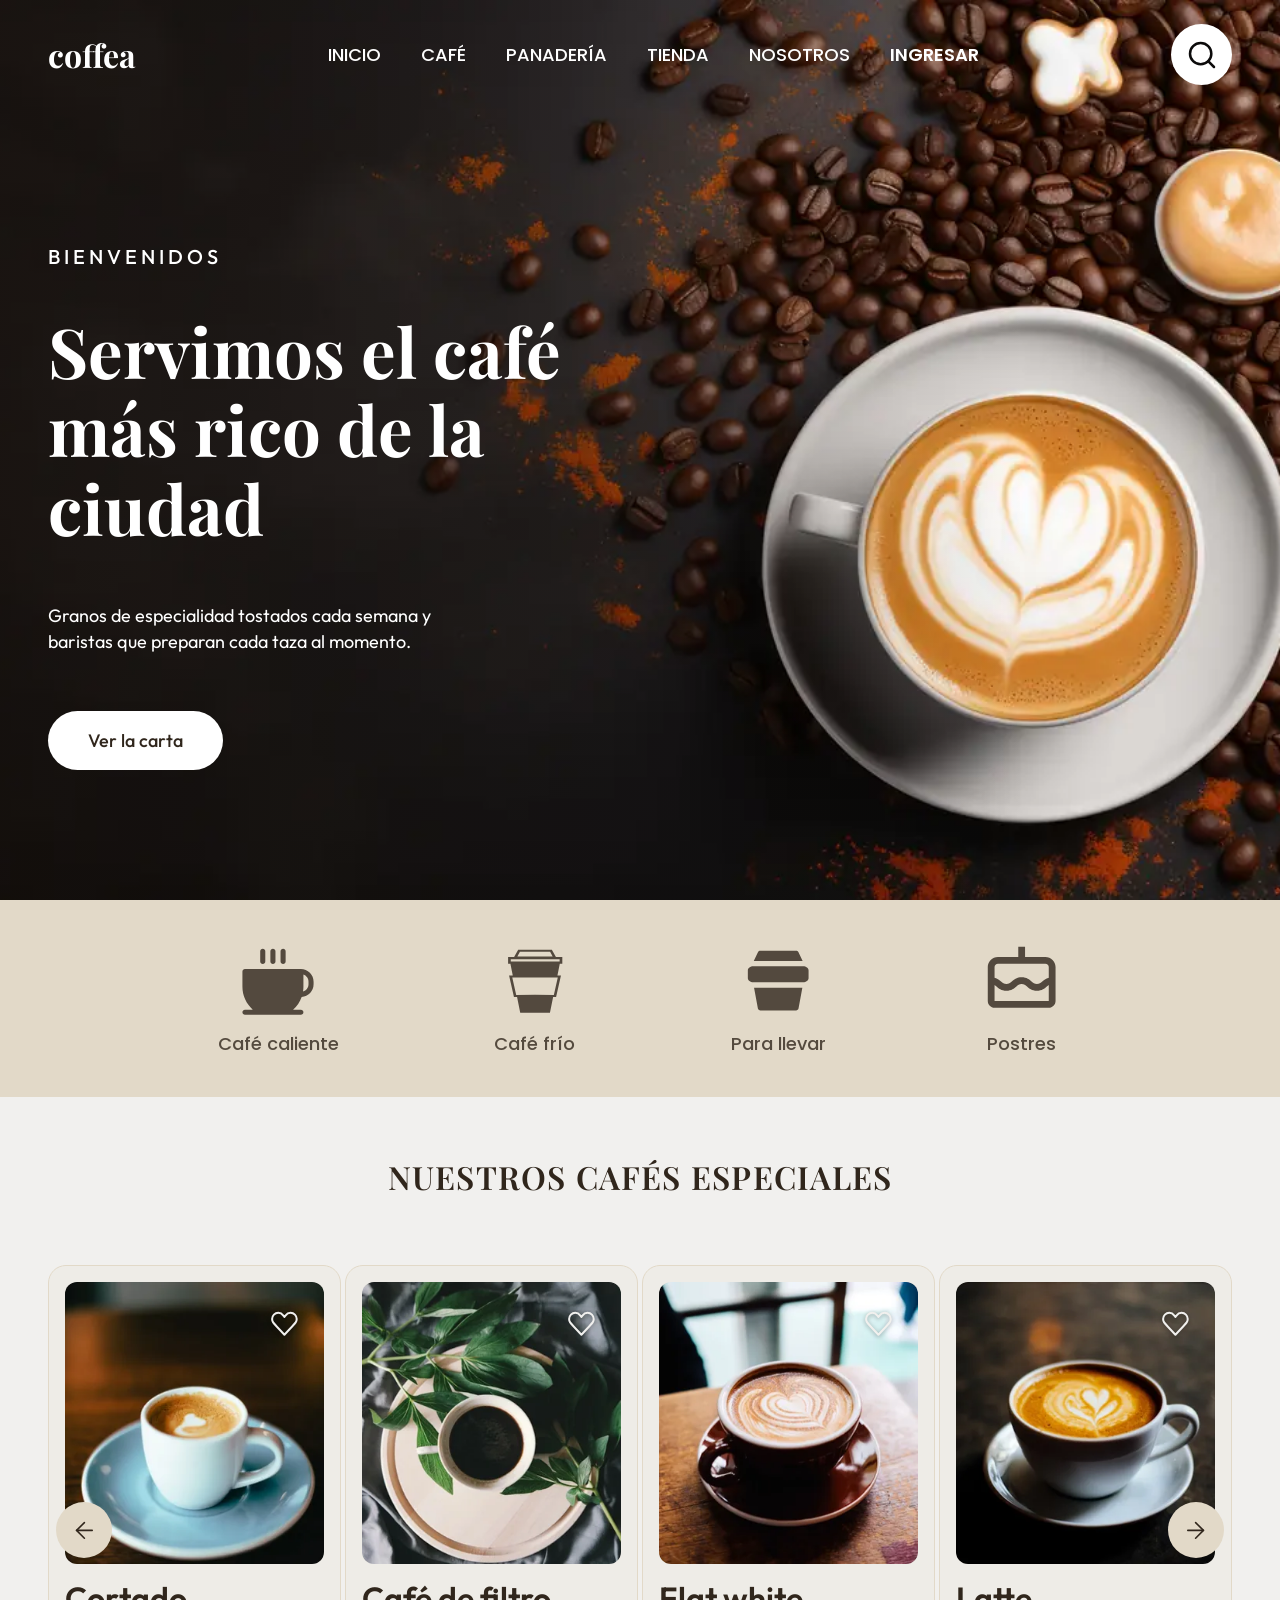
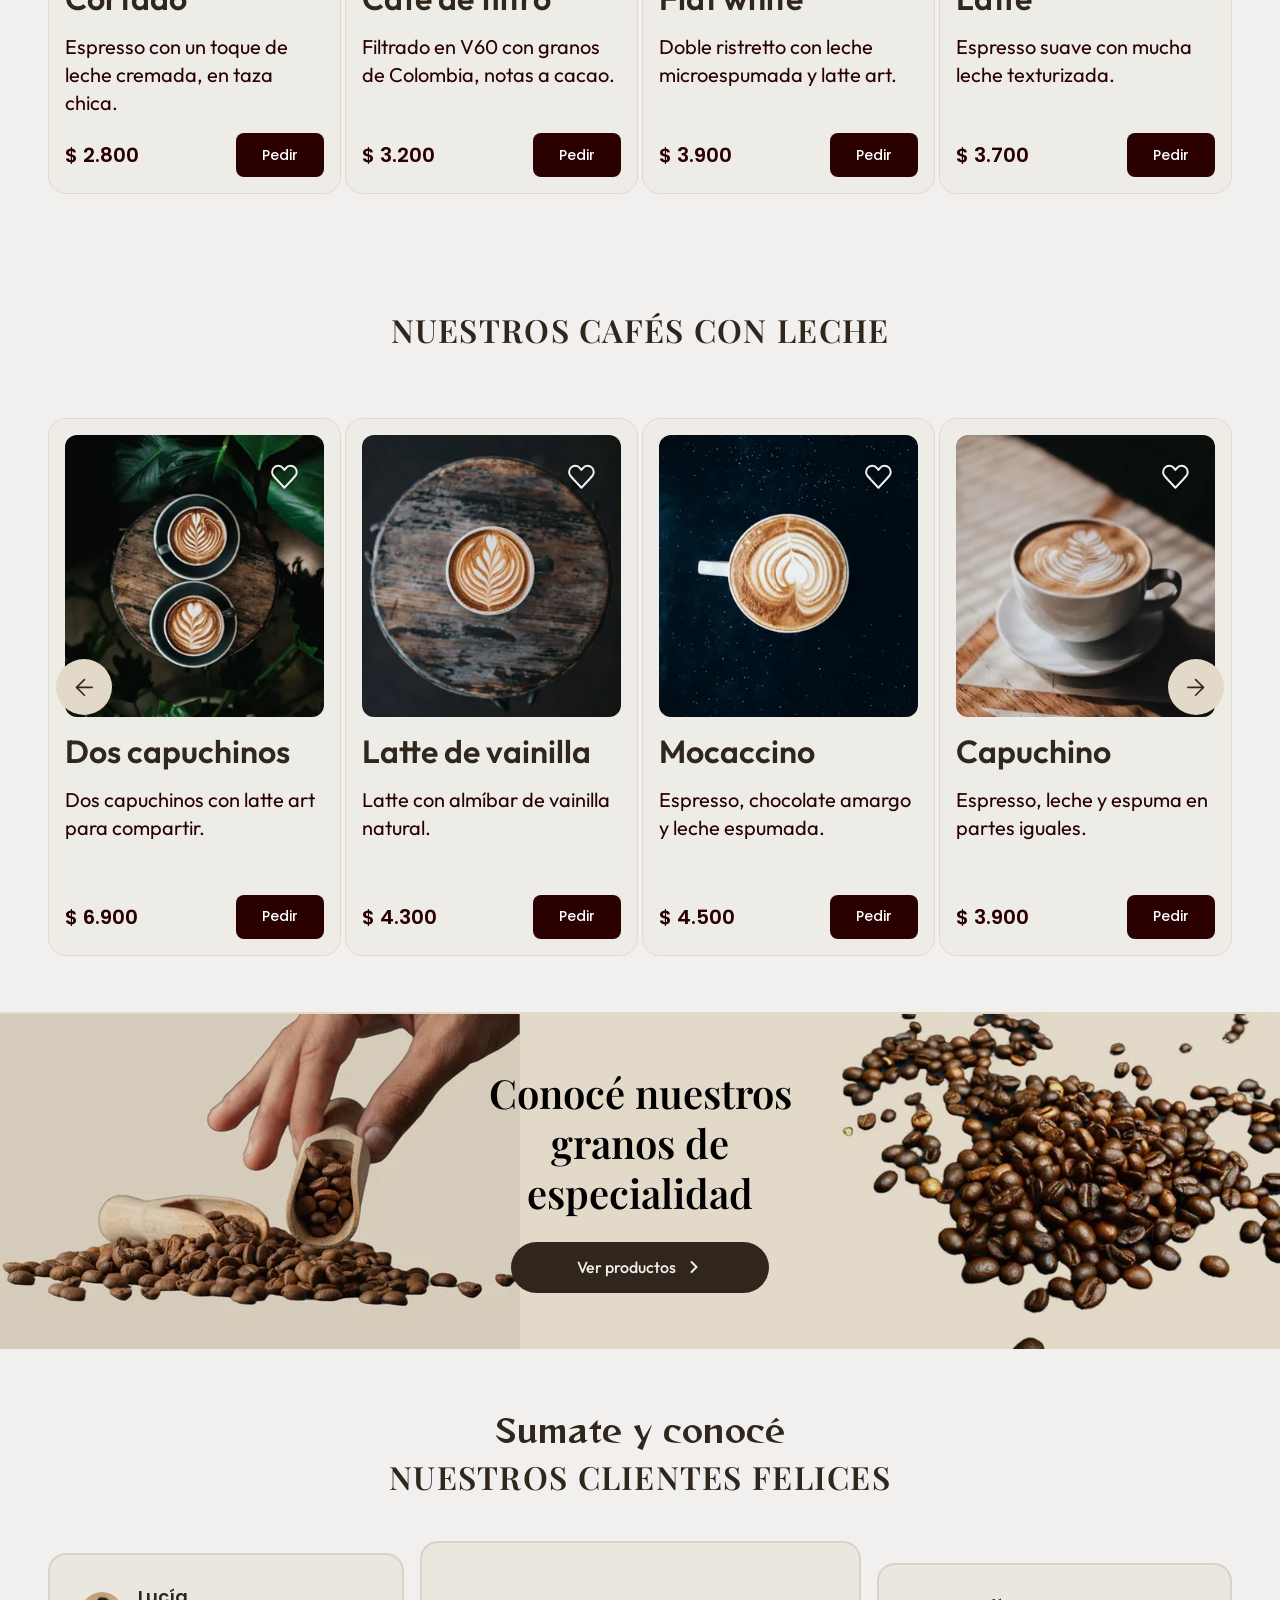
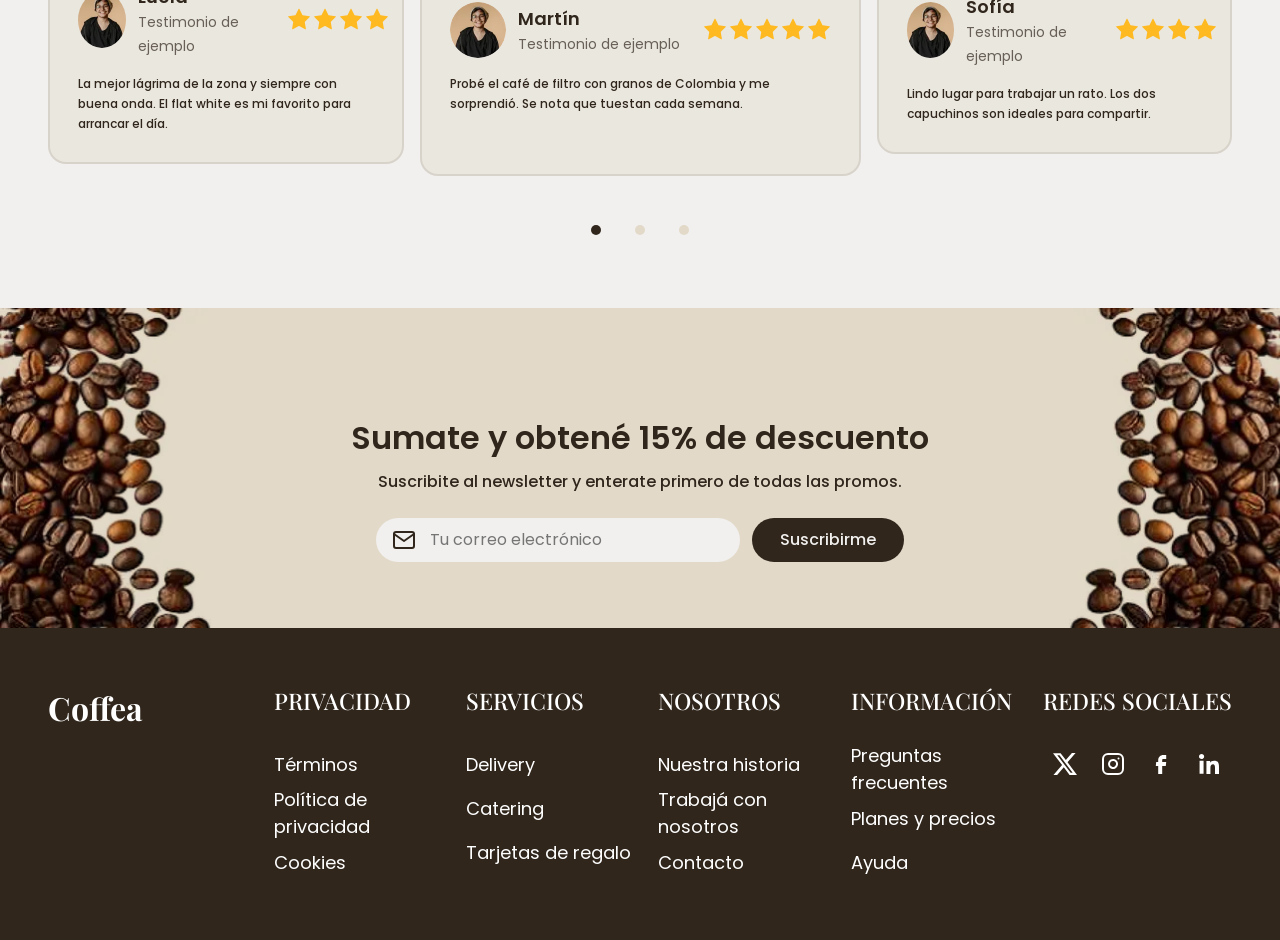
<file: coffea-tp4/index.html>
<!DOCTYPE html>
<html lang="es"><head><meta charset="utf-8"><meta name="viewport" content="width=device-width, initial-scale=1">
<title>Coffea — El café más rico de la ciudad</title><meta name="description" content="Coffea, cafetería de especialidad: cafés de filtro, espressos y cafés con leche preparados al momento.">
<meta property="og:title" content="Coffea — El café más rico de la ciudad"><meta property="og:description" content="Coffea, cafetería de especialidad: cafés de filtro, espressos y cafés con leche preparados al momento."><meta property="og:type" content="website">
<link rel="icon" href="assets/icons/favicon.svg" type="image/svg+xml">
<link rel="preload" as="image" type="image/webp" imagesrcset="assets/img/hero-640.webp 640w, assets/img/hero-1280.webp 1280w, assets/img/hero-1920.webp 1920w" imagesizes="100vw" fetchpriority="high">
<link rel="preload" href="assets/fonts/playfair-display-latin-700-normal.woff2" as="font" type="font/woff2" crossorigin>
<link rel="preload" href="assets/fonts/outfit-latin-500-normal.woff2" as="font" type="font/woff2" crossorigin>
<!-- CSS crítico en línea: build de css/main.css (ver README) -->
<style>@layer tokens,base,layout,components,utilities;
@font-face{font-family:"Outfit";font-style:normal;font-weight:400;font-display:swap;src:url("assets/fonts/outfit-latin-400-normal.woff2") format("woff2")}@font-face{font-family:"Outfit";font-style:normal;font-weight:500;font-display:swap;src:url("assets/fonts/outfit-latin-500-normal.woff2") format("woff2")}@font-face{font-family:"Outfit";font-style:normal;font-weight:600;font-display:swap;src:url("assets/fonts/outfit-latin-600-normal.woff2") format("woff2")}@font-face{font-family:"Poppins";font-style:normal;font-weight:400;font-display:swap;src:url("assets/fonts/poppins-latin-400-normal.woff2") format("woff2")}@font-face{font-family:"Poppins";font-style:normal;font-weight:500;font-display:swap;src:url("assets/fonts/poppins-latin-500-normal.woff2") format("woff2")}@font-face{font-family:"Poppins";font-style:normal;font-weight:600;font-display:swap;src:url("assets/fonts/poppins-latin-600-normal.woff2") format("woff2")}@font-face{font-family:"Playfair Display";font-style:normal;font-weight:500;font-display:swap;src:url("assets/fonts/playfair-display-latin-500-normal.woff2") format("woff2")}@font-face{font-family:"Playfair Display";font-style:normal;font-weight:600;font-display:swap;src:url("assets/fonts/playfair-display-latin-600-normal.woff2") format("woff2")}@font-face{font-family:"Playfair Display";font-style:normal;font-weight:700;font-display:swap;src:url("assets/fonts/playfair-display-latin-700-normal.woff2") format("woff2")}@font-face{font-family:"Reggae One";font-style:normal;font-weight:400;font-display:swap;src:url("assets/fonts/reggae-one-latin-400-normal.woff2") format("woff2")}
@layer tokens{:root{--color-espresso:#30261C;--color-maroon:#2A0000;--color-sand:#E2D9C8;--color-sand-20:rgba(226,217,200,.2);--color-sand-40:rgba(226,217,200,.4);--color-bg:#F1F0EE;--color-muted:#544A3E;--color-border-soft:rgba(48,38,28,.1);--color-text-soft:rgba(48,38,28,.7);--color-white:#FFFFFF;--color-black:#000000;--color-star:#FFB921;--color-overlay:rgba(20,12,6,.55);--color-error:#B00020;--font-display:"Playfair Display",Georgia,serif;--font-body:"Outfit",system-ui,sans-serif;--font-ui:"Poppins",system-ui,sans-serif;--font-accent:"Reggae One",Georgia,serif;--fs-hero:clamp(2.5rem,1.5rem + 3.5vw,4.5rem);--lh-hero:1.14;--fs-h2:clamp(1.5rem,1.2rem + 1vw,2rem);--fs-cta:clamp(1.75rem,1.3rem + 1.5vw,2.5rem);--fs-card-title:clamp(1.5rem,1.2rem + 1vw,2.375rem);--fs-logo:2rem;--fs-footer-h:clamp(1.125rem,.95rem + .6vw,1.5rem);--fs-lg:1.25rem;--fs-md:1.125rem;--fs-base:1rem;--fs-sm:.875rem;--fs-xs:.75rem;--radius-pill:100px;--radius-card:18px;--radius-img:12px;--radius-btn:8px;--container:1444px;--space-1:.25rem;--space-2:.5rem;--space-3:.75rem;--space-4:1rem;--space-6:1.5rem;--space-7:1.75rem;--space-10:2.5rem;--space-14:3.5rem;--gutter:1rem;--focus-ring:2px solid var(--color-espresso);--transition:200ms ease}@media (min-width:768px){:root{--gutter:2rem}}@media (min-width:1024px){:root{--gutter:3rem}}}
@layer base{*,*::before,*::after{box-sizing:border-box}html{-webkit-text-size-adjust:100%;scroll-behavior:smooth}body{margin:0;background:var(--color-bg);color:var(--color-espresso);font-family:var(--font-ui);font-size:var(--fs-base);line-height:1.5;overflow-x:hidden}img,svg{display:block;max-width:100%;height:auto}h1,h2,h3,p,ul,figure,blockquote{margin:0}ul{padding:0;list-style:none}a{color:inherit;text-decoration:none}button,input{font:inherit;color:inherit}button{cursor:pointer}:focus-visible{outline:var(--focus-ring);outline-offset:3px}.skip-link{position:absolute;left:var(--space-4);top:-100px;z-index:100;background:var(--color-espresso);color:var(--color-white);padding:var(--space-3) var(--space-4);border-radius:var(--radius-btn)}.skip-link:focus{top:var(--space-4);outline-color:var(--color-white)}}
@layer layout{.container{width:min(100% - 2*var(--gutter),var(--container));margin-inline:auto}.section__title{font-family:var(--font-display);font-weight:600;font-size:var(--fs-h2);text-transform:uppercase;letter-spacing:.04em;text-align:center}}
@layer components{.header{position:absolute;inset:var(--space-6) 0 auto;z-index:10;color:var(--color-white)}.header__inner{display:flex;align-items:center;justify-content:space-between;gap:var(--space-4)}.header__logo{font-family:var(--font-display);font-weight:700;font-size:var(--fs-logo);text-transform:lowercase}.header__actions{display:flex;align-items:center;gap:var(--space-4)}.header__search{display:grid;place-items:center;width:2.75rem;height:2.75rem;padding:0;border:0;border-radius:50%;background:transparent;transition:transform var(--transition)}.header__search img{width:100%;height:100%}.header__nav-desktop{display:none}.menu{position:relative}.menu__toggle{display:grid;place-items:center;width:2.75rem;height:2.75rem;cursor:pointer;list-style:none;border:2px solid var(--color-white);border-radius:50%}.menu__toggle::-webkit-details-marker{display:none}.menu__toggle span,.menu__toggle span::before,.menu__toggle span::after{display:block;width:1.1rem;height:2px;background:var(--color-white);content:"";position:relative}.menu__toggle span::before{position:absolute;top:-6px}.menu__toggle span::after{position:absolute;top:6px}.menu__panel{position:absolute;right:0;top:calc(100% + .5rem);min-width:12rem;background:var(--color-espresso);border-radius:var(--radius-card);padding:var(--space-4)}.nav__list{display:flex;flex-direction:column}.nav__link{display:flex;align-items:center;min-height:2.75rem;padding-inline:var(--space-3);font-weight:500;font-size:var(--fs-md);text-transform:uppercase}.nav__link--strong{font-weight:600}.header :focus-visible{outline-color:var(--color-white)}@media (min-width:1024px){.menu{display:none}.header__nav-desktop{display:block}.header__nav-desktop .nav__list{flex-direction:row;gap:var(--space-10)}.header__nav-desktop .nav__link{padding-inline:0}.header__search{width:61px;height:61px}}@media (hover:hover){.header__search:hover{transform:translateY(-2px)}.nav__link:hover{opacity:.8}}}
@layer components{.hero{position:relative;display:flex;align-items:center;min-height:640px;color:var(--color-white);background:var(--color-espresso);overflow:hidden}.hero__media{position:absolute;inset:0;width:100%;height:100%;object-fit:cover;object-position:75% center}.hero::after{content:"";position:absolute;inset:0;background:linear-gradient(90deg,var(--color-overlay),transparent 80%)}.hero .container{position:relative;z-index:1}.hero__content{max-width:557px;padding-top:6rem}.hero__eyebrow{font-family:var(--font-body);font-weight:500;font-size:var(--fs-lg);letter-spacing:4px;text-transform:uppercase}.hero__title{margin-top:var(--space-10);font-family:var(--font-display);font-weight:700;font-size:var(--fs-hero);line-height:var(--lh-hero)}.hero__text{margin-top:var(--space-14);max-width:431px;font-family:var(--font-body);font-size:var(--fs-md);line-height:1.45}.btn{display:inline-flex;align-items:center;justify-content:center;gap:var(--space-2);border-radius:var(--radius-pill);transition:transform var(--transition),background-color var(--transition)}.btn--light{margin-top:var(--space-14);background:var(--color-white);color:var(--color-espresso);padding:var(--space-4) var(--space-10);font-family:var(--font-body);font-weight:500;font-size:var(--fs-md)}.hero :focus-visible{outline-color:var(--color-white)}@media (min-width:768px){.hero{min-height:760px}}@media (min-width:1024px){.hero{height:clamp(760px,100vh,1000px)}.hero__content{padding-top:0;margin-top:7rem}}@media (hover:hover){.btn--light:hover{transform:translateY(-2px);background-color:var(--color-sand)}}}
@layer components{.categories{background:var(--color-sand);padding-block:var(--space-10)}.categories__list{display:grid;grid-template-columns:repeat(2,1fr);gap:var(--space-6);max-width:845px;margin-inline:auto}.categories__item{display:flex;flex-direction:column;align-items:center;gap:var(--space-2);min-height:2.75rem;font-weight:500;font-size:var(--fs-md);color:var(--color-muted);transition:color var(--transition)}.categories__item img{width:4rem;height:4rem}@media (min-width:768px){.categories__list{display:flex;justify-content:space-between}.categories__item img{width:82px;height:82px}}@media (hover:hover){.categories__item:hover{color:var(--color-espresso)}}}
@layer components{.product-card{flex:0 0 min(78%,366px);scroll-snap-align:start;display:flex;flex-direction:column;gap:var(--space-4);padding:var(--space-4);background:var(--color-sand-20);border:1.5px solid var(--color-sand);border-radius:var(--radius-card);transition:box-shadow var(--transition)}.product-card__media{position:relative;overflow:hidden;border-radius:var(--radius-img);aspect-ratio:334/364}.product-card__media img{width:100%;height:100%;object-fit:cover;transition:transform var(--transition)}.product-card__fav{position:absolute;top:18px;right:18px;width:2.75rem;height:2.75rem}.product-card__fav input{position:absolute;inset:0;width:100%;height:100%;margin:0;opacity:0;cursor:pointer;z-index:1}.product-card__fav-icon{display:grid;place-items:center;width:100%;height:100%;border-radius:50%;background:transparent;pointer-events:none}.product-card__fav-icon svg{width:33px;height:33px;fill:none;stroke:var(--color-bg);stroke-width:2;stroke-linecap:round;stroke-linejoin:round;filter:drop-shadow(0 1px 2px rgba(0,0,0,.35))}.product-card__fav input:checked + .product-card__fav-icon svg{fill:var(--color-bg)}.product-card__fav input:focus-visible + .product-card__fav-icon{outline:var(--focus-ring);outline-offset:3px}.product-card__title{font-family:var(--font-body);font-weight:600;font-size:var(--fs-card-title);line-height:1.15}.product-card__desc{font-family:var(--font-body);font-size:var(--fs-lg);line-height:1.4;color:var(--color-maroon)}.product-card__row{display:flex;align-items:center;justify-content:space-between;margin-top:auto}.product-card__price{font-weight:600;font-size:var(--fs-lg);color:var(--color-maroon)}.product-card__btn{display:inline-flex;align-items:center;min-height:2.75rem;padding:10px 26px;border-radius:var(--radius-btn);background:var(--color-maroon);color:var(--color-white);font-weight:500;font-size:var(--fs-sm);transition:transform var(--transition),background-color var(--transition)}@media (hover:hover){.product-card:hover{box-shadow:0 12px 28px rgba(48,38,28,.15)}.product-card:hover .product-card__media img{transform:scale(1.03)}.product-card__btn:hover{transform:translateY(-2px);background-color:var(--color-espresso)}}@media (min-width:768px){.product-card{flex-basis:calc((100% - 2*var(--space-1))/2.5)}}@media (min-width:1024px){.product-card{flex-basis:calc((100% - 3*var(--space-1))/4)}}.product-card__media picture{display:block;height:100%}}
@layer components{.products{padding-block:var(--space-14)}.carousel{position:relative;margin-top:4rem;width:min(100%,1476px);margin-inline:auto}.carousel__track{display:flex;gap:var(--space-1);overflow-x:auto;scroll-snap-type:x mandatory;scroll-behavior:smooth;scrollbar-width:none;padding-inline:var(--gutter);scroll-padding-inline:var(--gutter)}.carousel__track::-webkit-scrollbar{display:none}.carousel__arrow{display:none;position:absolute;top:50%;translate:0 -50%;width:56px;height:56px;place-items:center;border-radius:50%;z-index:2;transition:transform var(--transition)}.carousel__arrow--prev{left:var(--space-2)}.carousel__arrow--next{right:var(--space-2)}.carousel__arrow img{width:100%;height:100%}.carousel__arrow--next img{transform:scaleX(-1)}@media (min-width:1024px){.carousel{width:min(100% - 2*var(--gutter),1476px)}.carousel__track{padding-inline:0;scroll-padding-inline:0}.carousel__arrow{display:grid}}@media (min-width:1700px){.carousel__arrow{width:71px;height:71px}.carousel__arrow--prev{left:-80px}.carousel__arrow--next{right:-80px}}@media (hover:hover){.carousel__arrow:hover{scale:1.05}}}
@layer components{.promo{position:relative;background:var(--color-sand);overflow:hidden;min-height:335px;display:grid;place-items:center;padding-block:var(--space-14)}.promo__img{display:none;position:absolute;bottom:0;height:335px;width:auto;object-fit:cover;mix-blend-mode:multiply}.promo__img--left{left:0}.promo__img--right{right:0}.promo__content{position:relative;display:flex;flex-direction:column;align-items:center;gap:var(--space-6);text-align:center;max-width:372px;margin-inline:auto}.promo__title{font-family:var(--font-display);font-weight:600;font-size:var(--fs-cta);line-height:1.25;color:var(--color-black)}.promo__btn{width:258px;max-width:100%;height:51px;background:var(--color-espresso);color:var(--color-bg);font-family:var(--font-body);font-weight:500;font-size:var(--fs-base)}.promo__btn img{width:20px;height:20px}@media (min-width:768px){.promo__img--left{display:block;width:200px}}@media (min-width:1024px){.promo__img--left{width:520px}.promo__img--right{display:block;width:503px}}@media (hover:hover){.promo__btn:hover{transform:translateY(-2px);background-color:var(--color-maroon)}}}
@layer components{.testimonials{padding-block:var(--space-14)}.testimonials__head{text-align:center}.testimonials__kicker{font-family:var(--font-accent);font-size:var(--fs-h2)}.testimonials__list{display:flex;gap:var(--space-4);margin-top:var(--space-10);overflow-x:auto;scroll-snap-type:x mandatory;scrollbar-width:none;padding-bottom:var(--space-2)}.testimonials__list::-webkit-scrollbar{display:none}.testimonial-card{flex:0 0 100%;scroll-snap-align:center;display:flex;flex-direction:column;gap:var(--space-4);padding:var(--space-7);background:var(--color-sand-40);border:2px solid var(--color-border-soft);border-radius:var(--radius-card)}.testimonial-card__head{display:flex;align-items:center;gap:var(--space-3)}.testimonial-card__avatar{width:56px;height:56px;border-radius:50%;object-fit:cover}.testimonial-card__name{display:block;font-weight:600;font-size:var(--fs-md)}.testimonial-card__role{font-size:var(--fs-sm);color:var(--color-text-soft)}.testimonial-card__rating{margin-left:auto;display:flex;gap:2px}.testimonial-card__rating img{width:24px;height:24px}.testimonial-card__text{font-weight:500;font-size:var(--fs-xs);line-height:20px}.testimonials__dots{display:flex;justify-content:center;margin-top:var(--space-6)}.testimonials__dots a{display:grid;place-items:center;width:2.75rem;height:2.75rem}.testimonials__dots a::before{content:"";width:10px;height:10px;border-radius:50%;background:var(--color-sand)}.testimonials__dots a:first-child::before{background:var(--color-espresso)}@media (min-width:768px){.testimonial-card{flex-basis:calc((100% - var(--space-4))/2)}}@media (min-width:1024px){.testimonials__list{display:grid;grid-template-columns:1fr 441px 1fr;align-items:center;overflow:visible}.testimonial-card--featured{min-height:235px;justify-content:center}.testimonials__dots{pointer-events:none}}}
@layer components{.newsletter{position:relative;background:var(--color-sand);overflow:hidden;padding-block:var(--space-14);text-align:center;min-height:320px;display:grid;place-items:center}.newsletter__img{display:none;position:absolute;top:0;height:100%;width:auto;object-fit:cover;mix-blend-mode:multiply}.newsletter__img--left{left:0}.newsletter__img--right{right:0;transform:scaleX(-1)}.newsletter__inner{position:relative}.newsletter__title{font-weight:600;font-size:var(--fs-h2)}.newsletter__sub{margin-top:var(--space-2);font-weight:500;font-size:var(--fs-base)}.newsletter__form{display:flex;flex-direction:column;gap:var(--space-3);margin-top:var(--space-6);align-items:stretch}.newsletter__field{position:relative;display:block}.newsletter__field img{position:absolute;left:var(--space-4);top:50%;translate:0 -50%;width:24px;height:24px}.newsletter__input{width:100%;min-height:44px;padding:0 var(--space-4) 0 3.25rem;border:2px solid transparent;border-radius:var(--radius-pill);background:var(--color-bg)}.newsletter__input:user-invalid{border-color:var(--color-error)}.newsletter__btn{min-height:44px;padding:0 var(--space-7);border:0;background:var(--color-espresso);color:var(--color-bg);font-weight:500}@media (min-width:768px){.newsletter__form{flex-direction:row;justify-content:center}.newsletter__field{width:364px}}@media (min-width:1024px){.newsletter__img{display:block}}@media (hover:hover){.newsletter__btn:hover{transform:translateY(-2px);background-color:var(--color-maroon)}}}
@layer components{.footer{background:var(--color-espresso);color:var(--color-white);padding-block:var(--space-14)}.footer :focus-visible{outline-color:var(--color-white)}.footer__grid{display:grid;grid-template-columns:repeat(2,minmax(0,1fr));gap:var(--space-10) var(--space-6)}.footer__brand{grid-column:1/-1;font-family:var(--font-display);font-weight:700;font-size:var(--fs-logo)}.footer__title{font-family:var(--font-display);font-weight:500;font-size:var(--fs-footer-h);text-transform:uppercase;margin-bottom:var(--space-6)}.footer__list{display:flex;flex-direction:column;gap:var(--space-2)}.footer__link{display:inline-flex;align-items:center;min-height:2.75rem;font-size:var(--fs-md);transition:opacity var(--transition)}.footer__grid>nav:last-child{grid-column:1/-1}.footer__social{display:flex;flex-wrap:wrap;gap:var(--space-1)}.footer__social a{display:grid;place-items:center;width:44px;height:44px}.footer__social img{width:24px;height:24px}@media (min-width:768px){.footer__grid{grid-template-columns:repeat(3,minmax(0,1fr))}.footer__grid>nav:last-child{grid-column:auto}}@media (min-width:1024px){.footer__grid{grid-template-columns:1.2fr repeat(4,minmax(0,1fr)) auto}.footer__brand{grid-column:auto}.footer__list{gap:0}}@media (hover:hover){.footer__link:hover{opacity:.75}}}
@layer utilities{.visually-hidden,.sr-only{position:absolute;width:1px;height:1px;margin:-1px;padding:0;overflow:hidden;clip:rect(0 0 0 0);white-space:nowrap;border:0}}
</style></head>
<body>
<a class="skip-link" href="#main">Saltar al contenido</a>
<header class="header"><div class="container header__inner">
<a class="header__logo" href="/">coffea</a>
<nav class="header__nav-desktop" aria-label="Principal"><ul class="nav__list"><li><a class="nav__link" href="#">inicio</a></li><li><a class="nav__link" href="#">café</a></li><li><a class="nav__link" href="#">panadería</a></li><li><a class="nav__link" href="#">tienda</a></li><li><a class="nav__link" href="#">nosotros</a></li><li><a class="nav__link nav__link--strong" href="#">ingresar</a></li></ul></nav>
<div class="header__actions"><button class="header__search" type="button" aria-label="Buscar"><img src="assets/icons/search.svg" alt="" width="61" height="61"></button>
<details class="menu"><summary class="menu__toggle" aria-label="Menú"><span></span></summary><nav class="menu__panel" aria-label="Menú móvil"><ul class="nav__list"><li><a class="nav__link" href="#">inicio</a></li><li><a class="nav__link" href="#">café</a></li><li><a class="nav__link" href="#">panadería</a></li><li><a class="nav__link" href="#">tienda</a></li><li><a class="nav__link" href="#">nosotros</a></li><li><a class="nav__link nav__link--strong" href="#">ingresar</a></li></ul></nav></details></div>
</div></header>
<main id="main">
<section class="hero" aria-labelledby="hero-title"><picture><source type="image/webp" srcset="assets/img/hero-640.webp 640w, assets/img/hero-1280.webp 1280w, assets/img/hero-1920.webp 1920w" sizes="100vw"><img class="hero__media" src="assets/img/hero-1920.jpg" srcset="assets/img/hero-640.jpg 640w, assets/img/hero-1280.jpg 1280w, assets/img/hero-1920.jpg 1920w" sizes="100vw" alt="Capuchino con latte art rodeado de granos de café" width="1920" height="1000" fetchpriority="high"></picture>
<div class="container"><div class="hero__content"><p class="hero__eyebrow">Bienvenidos</p><h1 class="hero__title" id="hero-title">Servimos el café más rico de la ciudad</h1>
<p class="hero__text">Granos de especialidad tostados cada semana y baristas que preparan cada taza al momento.</p><a class="btn btn--light" href="#coffee-title">Ver la carta</a></div></div></section>
<section class="categories" aria-label="Categorías"><div class="container"><ul class="categories__list"><li><a class="categories__item" href="#"><img src="assets/icons/cat-hot.svg" alt="" width="82" height="82">Café caliente</a></li><li><a class="categories__item" href="#"><img src="assets/icons/cat-cold.svg" alt="" width="82" height="82">Café frío</a></li><li><a class="categories__item" href="#"><img src="assets/icons/cat-cup.svg" alt="" width="82" height="82">Para llevar</a></li><li><a class="categories__item" href="#"><img src="assets/icons/cat-dessert.svg" alt="" width="82" height="82">Postres</a></li></ul></div></section>
<section class="products" aria-labelledby="coffee-title"><div class="container"><h2 class="section__title" id="coffee-title">Nuestros cafés especiales</h2></div>
<div class="carousel">
<a class="carousel__arrow carousel__arrow--prev" href="#coffee-1" aria-label="Ver anteriores"><img src="assets/icons/arrow.svg" alt="" width="71" height="71"></a>
<div class="carousel__track">
<article class="product-card" id="coffee-1">
<div class="product-card__media"><picture><source type="image/webp" srcset="assets/img/coffee-1-334.webp 334w, assets/img/coffee-1-668.webp 668w" sizes="(min-width:1024px) 25vw, (min-width:768px) 40vw, 78vw"><img src="assets/img/coffee-1-668.jpg" srcset="assets/img/coffee-1-334.jpg 334w, assets/img/coffee-1-668.jpg 668w" sizes="(min-width:1024px) 25vw, (min-width:768px) 40vw, 78vw" alt="Cortado en taza blanca sobre plato celeste" width="334" height="364" loading="lazy" decoding="async"></picture>
<label class="product-card__fav"><input type="checkbox"><span class="product-card__fav-icon"><svg viewBox="0 0 33 33" aria-hidden="true"><path d="M16.4147 10.9432C16.4147 10.9432 16.4147 10.9432 15.3751 9.57526C14.1714 7.98851 12.3931 6.83948 10.2592 6.83948C6.85316 6.83948 4.1037 9.58894 4.1037 12.995C4.1037 14.2671 4.48671 15.4435 5.1433 16.4147C6.25129 18.0699 16.4147 28.7257 16.4147 28.7257M16.4147 10.9432C16.4147 10.9432 16.4147 10.9432 17.4543 9.57526C18.6581 7.98851 20.4363 6.83948 22.5702 6.83948C25.9763 6.83948 28.7258 9.58894 28.7258 12.995C28.7258 14.2671 28.3427 15.4435 27.6862 16.4147C26.5782 18.0699 16.4147 28.7257 16.4147 28.7257"/></svg></span><span class="visually-hidden">Marcar Cortado como favorito</span></label></div>
<h3 class="product-card__title">Cortado</h3>
<p class="product-card__desc">Espresso con un toque de leche cremada, en taza chica.</p>
<div class="product-card__row"><data class="product-card__price" value="2800">$ 2.800</data><a class="product-card__btn" href="#" aria-label="Pedir Cortado">Pedir</a></div>
</article>
<article class="product-card" id="coffee-2">
<div class="product-card__media"><picture><source type="image/webp" srcset="assets/img/coffee-2-334.webp 334w, assets/img/coffee-2-668.webp 668w" sizes="(min-width:1024px) 25vw, (min-width:768px) 40vw, 78vw"><img src="assets/img/coffee-2-668.jpg" srcset="assets/img/coffee-2-334.jpg 334w, assets/img/coffee-2-668.jpg 668w" sizes="(min-width:1024px) 25vw, (min-width:768px) 40vw, 78vw" alt="Taza de café de filtro rodeada de hojas" width="334" height="364" loading="lazy" decoding="async"></picture>
<label class="product-card__fav"><input type="checkbox"><span class="product-card__fav-icon"><svg viewBox="0 0 33 33" aria-hidden="true"><path d="M16.4147 10.9432C16.4147 10.9432 16.4147 10.9432 15.3751 9.57526C14.1714 7.98851 12.3931 6.83948 10.2592 6.83948C6.85316 6.83948 4.1037 9.58894 4.1037 12.995C4.1037 14.2671 4.48671 15.4435 5.1433 16.4147C6.25129 18.0699 16.4147 28.7257 16.4147 28.7257M16.4147 10.9432C16.4147 10.9432 16.4147 10.9432 17.4543 9.57526C18.6581 7.98851 20.4363 6.83948 22.5702 6.83948C25.9763 6.83948 28.7258 9.58894 28.7258 12.995C28.7258 14.2671 28.3427 15.4435 27.6862 16.4147C26.5782 18.0699 16.4147 28.7257 16.4147 28.7257"/></svg></span><span class="visually-hidden">Marcar Café de filtro como favorito</span></label></div>
<h3 class="product-card__title">Café de filtro</h3>
<p class="product-card__desc">Filtrado en V60 con granos de Colombia, notas a cacao.</p>
<div class="product-card__row"><data class="product-card__price" value="3200">$ 3.200</data><a class="product-card__btn" href="#" aria-label="Pedir Café de filtro">Pedir</a></div>
</article>
<article class="product-card" id="coffee-3">
<div class="product-card__media"><picture><source type="image/webp" srcset="assets/img/coffee-3-334.webp 334w, assets/img/coffee-3-668.webp 668w" sizes="(min-width:1024px) 25vw, (min-width:768px) 40vw, 78vw"><img src="assets/img/coffee-3-668.jpg" srcset="assets/img/coffee-3-334.jpg 334w, assets/img/coffee-3-668.jpg 668w" sizes="(min-width:1024px) 25vw, (min-width:768px) 40vw, 78vw" alt="Flat white con latte art en taza oscura" width="334" height="364" loading="lazy" decoding="async"></picture>
<label class="product-card__fav"><input type="checkbox"><span class="product-card__fav-icon"><svg viewBox="0 0 33 33" aria-hidden="true"><path d="M16.4147 10.9432C16.4147 10.9432 16.4147 10.9432 15.3751 9.57526C14.1714 7.98851 12.3931 6.83948 10.2592 6.83948C6.85316 6.83948 4.1037 9.58894 4.1037 12.995C4.1037 14.2671 4.48671 15.4435 5.1433 16.4147C6.25129 18.0699 16.4147 28.7257 16.4147 28.7257M16.4147 10.9432C16.4147 10.9432 16.4147 10.9432 17.4543 9.57526C18.6581 7.98851 20.4363 6.83948 22.5702 6.83948C25.9763 6.83948 28.7258 9.58894 28.7258 12.995C28.7258 14.2671 28.3427 15.4435 27.6862 16.4147C26.5782 18.0699 16.4147 28.7257 16.4147 28.7257"/></svg></span><span class="visually-hidden">Marcar Flat white como favorito</span></label></div>
<h3 class="product-card__title">Flat white</h3>
<p class="product-card__desc">Doble ristretto con leche microespumada y latte art.</p>
<div class="product-card__row"><data class="product-card__price" value="3900">$ 3.900</data><a class="product-card__btn" href="#" aria-label="Pedir Flat white">Pedir</a></div>
</article>
<article class="product-card" id="coffee-4">
<div class="product-card__media"><picture><source type="image/webp" srcset="assets/img/coffee-4-334.webp 334w, assets/img/coffee-4-668.webp 668w" sizes="(min-width:1024px) 25vw, (min-width:768px) 40vw, 78vw"><img src="assets/img/coffee-4-668.jpg" srcset="assets/img/coffee-4-334.jpg 334w, assets/img/coffee-4-668.jpg 668w" sizes="(min-width:1024px) 25vw, (min-width:768px) 40vw, 78vw" alt="Latte con dibujo de corazón en taza blanca" width="334" height="364" loading="lazy" decoding="async"></picture>
<label class="product-card__fav"><input type="checkbox"><span class="product-card__fav-icon"><svg viewBox="0 0 33 33" aria-hidden="true"><path d="M16.4147 10.9432C16.4147 10.9432 16.4147 10.9432 15.3751 9.57526C14.1714 7.98851 12.3931 6.83948 10.2592 6.83948C6.85316 6.83948 4.1037 9.58894 4.1037 12.995C4.1037 14.2671 4.48671 15.4435 5.1433 16.4147C6.25129 18.0699 16.4147 28.7257 16.4147 28.7257M16.4147 10.9432C16.4147 10.9432 16.4147 10.9432 17.4543 9.57526C18.6581 7.98851 20.4363 6.83948 22.5702 6.83948C25.9763 6.83948 28.7258 9.58894 28.7258 12.995C28.7258 14.2671 28.3427 15.4435 27.6862 16.4147C26.5782 18.0699 16.4147 28.7257 16.4147 28.7257"/></svg></span><span class="visually-hidden">Marcar Latte como favorito</span></label></div>
<h3 class="product-card__title">Latte</h3>
<p class="product-card__desc">Espresso suave con mucha leche texturizada.</p>
<div class="product-card__row"><data class="product-card__price" value="3700">$ 3.700</data><a class="product-card__btn" href="#" aria-label="Pedir Latte">Pedir</a></div>
</article>
<article class="product-card" id="coffee-5">
<div class="product-card__media"><picture><source type="image/webp" srcset="assets/img/coffee-1-334.webp 334w, assets/img/coffee-1-668.webp 668w" sizes="(min-width:1024px) 25vw, (min-width:768px) 40vw, 78vw"><img src="assets/img/coffee-1-668.jpg" srcset="assets/img/coffee-1-334.jpg 334w, assets/img/coffee-1-668.jpg 668w" sizes="(min-width:1024px) 25vw, (min-width:768px) 40vw, 78vw" alt="Lágrima en taza chica sobre plato celeste" width="334" height="364" loading="lazy" decoding="async"></picture>
<label class="product-card__fav"><input type="checkbox"><span class="product-card__fav-icon"><svg viewBox="0 0 33 33" aria-hidden="true"><path d="M16.4147 10.9432C16.4147 10.9432 16.4147 10.9432 15.3751 9.57526C14.1714 7.98851 12.3931 6.83948 10.2592 6.83948C6.85316 6.83948 4.1037 9.58894 4.1037 12.995C4.1037 14.2671 4.48671 15.4435 5.1433 16.4147C6.25129 18.0699 16.4147 28.7257 16.4147 28.7257M16.4147 10.9432C16.4147 10.9432 16.4147 10.9432 17.4543 9.57526C18.6581 7.98851 20.4363 6.83948 22.5702 6.83948C25.9763 6.83948 28.7258 9.58894 28.7258 12.995C28.7258 14.2671 28.3427 15.4435 27.6862 16.4147C26.5782 18.0699 16.4147 28.7257 16.4147 28.7257"/></svg></span><span class="visually-hidden">Marcar Lágrima como favorito</span></label></div>
<h3 class="product-card__title">Lágrima</h3>
<p class="product-card__desc">Mucha leche y apenas un poco de café, el clásico de siempre.</p>
<div class="product-card__row"><data class="product-card__price" value="2600">$ 2.600</data><a class="product-card__btn" href="#" aria-label="Pedir Lágrima">Pedir</a></div>
</article>
<article class="product-card" id="coffee-6">
<div class="product-card__media"><picture><source type="image/webp" srcset="assets/img/coffee-2-334.webp 334w, assets/img/coffee-2-668.webp 668w" sizes="(min-width:1024px) 25vw, (min-width:768px) 40vw, 78vw"><img src="assets/img/coffee-2-668.jpg" srcset="assets/img/coffee-2-334.jpg 334w, assets/img/coffee-2-668.jpg 668w" sizes="(min-width:1024px) 25vw, (min-width:768px) 40vw, 78vw" alt="Americano en taza blanca vista desde arriba" width="334" height="364" loading="lazy" decoding="async"></picture>
<label class="product-card__fav"><input type="checkbox"><span class="product-card__fav-icon"><svg viewBox="0 0 33 33" aria-hidden="true"><path d="M16.4147 10.9432C16.4147 10.9432 16.4147 10.9432 15.3751 9.57526C14.1714 7.98851 12.3931 6.83948 10.2592 6.83948C6.85316 6.83948 4.1037 9.58894 4.1037 12.995C4.1037 14.2671 4.48671 15.4435 5.1433 16.4147C6.25129 18.0699 16.4147 28.7257 16.4147 28.7257M16.4147 10.9432C16.4147 10.9432 16.4147 10.9432 17.4543 9.57526C18.6581 7.98851 20.4363 6.83948 22.5702 6.83948C25.9763 6.83948 28.7258 9.58894 28.7258 12.995C28.7258 14.2671 28.3427 15.4435 27.6862 16.4147C26.5782 18.0699 16.4147 28.7257 16.4147 28.7257"/></svg></span><span class="visually-hidden">Marcar Americano como favorito</span></label></div>
<h3 class="product-card__title">Americano</h3>
<p class="product-card__desc">Espresso alargado con agua caliente, intenso y liviano.</p>
<div class="product-card__row"><data class="product-card__price" value="3000">$ 3.000</data><a class="product-card__btn" href="#" aria-label="Pedir Americano">Pedir</a></div>
</article>
</div>
<a class="carousel__arrow carousel__arrow--next" href="#coffee-5" aria-label="Ver siguientes"><img src="assets/icons/arrow.svg" alt="" width="71" height="71"></a>
</div></section>
<section class="products" aria-labelledby="dessert-title"><div class="container"><h2 class="section__title" id="dessert-title">Nuestros cafés con leche</h2></div>
<div class="carousel">
<a class="carousel__arrow carousel__arrow--prev" href="#dessert-1" aria-label="Ver anteriores"><img src="assets/icons/arrow.svg" alt="" width="71" height="71"></a>
<div class="carousel__track">
<article class="product-card" id="dessert-1">
<div class="product-card__media"><picture><source type="image/webp" srcset="assets/img/dessert-1-334.webp 334w, assets/img/dessert-1-668.webp 668w" sizes="(min-width:1024px) 25vw, (min-width:768px) 40vw, 78vw"><img src="assets/img/dessert-1-668.jpg" srcset="assets/img/dessert-1-334.jpg 334w, assets/img/dessert-1-668.jpg 668w" sizes="(min-width:1024px) 25vw, (min-width:768px) 40vw, 78vw" alt="Dos capuchinos con latte art sobre mesa de madera" width="334" height="364" loading="lazy" decoding="async"></picture>
<label class="product-card__fav"><input type="checkbox"><span class="product-card__fav-icon"><svg viewBox="0 0 33 33" aria-hidden="true"><path d="M16.4147 10.9432C16.4147 10.9432 16.4147 10.9432 15.3751 9.57526C14.1714 7.98851 12.3931 6.83948 10.2592 6.83948C6.85316 6.83948 4.1037 9.58894 4.1037 12.995C4.1037 14.2671 4.48671 15.4435 5.1433 16.4147C6.25129 18.0699 16.4147 28.7257 16.4147 28.7257M16.4147 10.9432C16.4147 10.9432 16.4147 10.9432 17.4543 9.57526C18.6581 7.98851 20.4363 6.83948 22.5702 6.83948C25.9763 6.83948 28.7258 9.58894 28.7258 12.995C28.7258 14.2671 28.3427 15.4435 27.6862 16.4147C26.5782 18.0699 16.4147 28.7257 16.4147 28.7257"/></svg></span><span class="visually-hidden">Marcar Dos capuchinos como favorito</span></label></div>
<h3 class="product-card__title">Dos capuchinos</h3>
<p class="product-card__desc">Dos capuchinos con latte art para compartir.</p>
<div class="product-card__row"><data class="product-card__price" value="6900">$ 6.900</data><a class="product-card__btn" href="#" aria-label="Pedir Dos capuchinos">Pedir</a></div>
</article>
<article class="product-card" id="dessert-2">
<div class="product-card__media"><picture><source type="image/webp" srcset="assets/img/dessert-2-334.webp 334w, assets/img/dessert-2-668.webp 668w" sizes="(min-width:1024px) 25vw, (min-width:768px) 40vw, 78vw"><img src="assets/img/dessert-2-668.jpg" srcset="assets/img/dessert-2-334.jpg 334w, assets/img/dessert-2-668.jpg 668w" sizes="(min-width:1024px) 25vw, (min-width:768px) 40vw, 78vw" alt="Latte de vainilla con dibujo de hoja" width="334" height="364" loading="lazy" decoding="async"></picture>
<label class="product-card__fav"><input type="checkbox"><span class="product-card__fav-icon"><svg viewBox="0 0 33 33" aria-hidden="true"><path d="M16.4147 10.9432C16.4147 10.9432 16.4147 10.9432 15.3751 9.57526C14.1714 7.98851 12.3931 6.83948 10.2592 6.83948C6.85316 6.83948 4.1037 9.58894 4.1037 12.995C4.1037 14.2671 4.48671 15.4435 5.1433 16.4147C6.25129 18.0699 16.4147 28.7257 16.4147 28.7257M16.4147 10.9432C16.4147 10.9432 16.4147 10.9432 17.4543 9.57526C18.6581 7.98851 20.4363 6.83948 22.5702 6.83948C25.9763 6.83948 28.7258 9.58894 28.7258 12.995C28.7258 14.2671 28.3427 15.4435 27.6862 16.4147C26.5782 18.0699 16.4147 28.7257 16.4147 28.7257"/></svg></span><span class="visually-hidden">Marcar Latte de vainilla como favorito</span></label></div>
<h3 class="product-card__title">Latte de vainilla</h3>
<p class="product-card__desc">Latte con almíbar de vainilla natural.</p>
<div class="product-card__row"><data class="product-card__price" value="4300">$ 4.300</data><a class="product-card__btn" href="#" aria-label="Pedir Latte de vainilla">Pedir</a></div>
</article>
<article class="product-card" id="dessert-3">
<div class="product-card__media"><picture><source type="image/webp" srcset="assets/img/dessert-3-334.webp 334w, assets/img/dessert-3-668.webp 668w" sizes="(min-width:1024px) 25vw, (min-width:768px) 40vw, 78vw"><img src="assets/img/dessert-3-668.jpg" srcset="assets/img/dessert-3-334.jpg 334w, assets/img/dessert-3-668.jpg 668w" sizes="(min-width:1024px) 25vw, (min-width:768px) 40vw, 78vw" alt="Mocaccino con latte art sobre fondo oscuro" width="334" height="364" loading="lazy" decoding="async"></picture>
<label class="product-card__fav"><input type="checkbox"><span class="product-card__fav-icon"><svg viewBox="0 0 33 33" aria-hidden="true"><path d="M16.4147 10.9432C16.4147 10.9432 16.4147 10.9432 15.3751 9.57526C14.1714 7.98851 12.3931 6.83948 10.2592 6.83948C6.85316 6.83948 4.1037 9.58894 4.1037 12.995C4.1037 14.2671 4.48671 15.4435 5.1433 16.4147C6.25129 18.0699 16.4147 28.7257 16.4147 28.7257M16.4147 10.9432C16.4147 10.9432 16.4147 10.9432 17.4543 9.57526C18.6581 7.98851 20.4363 6.83948 22.5702 6.83948C25.9763 6.83948 28.7258 9.58894 28.7258 12.995C28.7258 14.2671 28.3427 15.4435 27.6862 16.4147C26.5782 18.0699 16.4147 28.7257 16.4147 28.7257"/></svg></span><span class="visually-hidden">Marcar Mocaccino como favorito</span></label></div>
<h3 class="product-card__title">Mocaccino</h3>
<p class="product-card__desc">Espresso, chocolate amargo y leche espumada.</p>
<div class="product-card__row"><data class="product-card__price" value="4500">$ 4.500</data><a class="product-card__btn" href="#" aria-label="Pedir Mocaccino">Pedir</a></div>
</article>
<article class="product-card" id="dessert-4">
<div class="product-card__media"><picture><source type="image/webp" srcset="assets/img/dessert-4-334.webp 334w, assets/img/dessert-4-668.webp 668w" sizes="(min-width:1024px) 25vw, (min-width:768px) 40vw, 78vw"><img src="assets/img/dessert-4-668.jpg" srcset="assets/img/dessert-4-334.jpg 334w, assets/img/dessert-4-668.jpg 668w" sizes="(min-width:1024px) 25vw, (min-width:768px) 40vw, 78vw" alt="Capuchino con latte art en taza blanca" width="334" height="364" loading="lazy" decoding="async"></picture>
<label class="product-card__fav"><input type="checkbox"><span class="product-card__fav-icon"><svg viewBox="0 0 33 33" aria-hidden="true"><path d="M16.4147 10.9432C16.4147 10.9432 16.4147 10.9432 15.3751 9.57526C14.1714 7.98851 12.3931 6.83948 10.2592 6.83948C6.85316 6.83948 4.1037 9.58894 4.1037 12.995C4.1037 14.2671 4.48671 15.4435 5.1433 16.4147C6.25129 18.0699 16.4147 28.7257 16.4147 28.7257M16.4147 10.9432C16.4147 10.9432 16.4147 10.9432 17.4543 9.57526C18.6581 7.98851 20.4363 6.83948 22.5702 6.83948C25.9763 6.83948 28.7258 9.58894 28.7258 12.995C28.7258 14.2671 28.3427 15.4435 27.6862 16.4147C26.5782 18.0699 16.4147 28.7257 16.4147 28.7257"/></svg></span><span class="visually-hidden">Marcar Capuchino como favorito</span></label></div>
<h3 class="product-card__title">Capuchino</h3>
<p class="product-card__desc">Espresso, leche y espuma en partes iguales.</p>
<div class="product-card__row"><data class="product-card__price" value="3900">$ 3.900</data><a class="product-card__btn" href="#" aria-label="Pedir Capuchino">Pedir</a></div>
</article>
<article class="product-card" id="dessert-5">
<div class="product-card__media"><picture><source type="image/webp" srcset="assets/img/dessert-1-334.webp 334w, assets/img/dessert-1-668.webp 668w" sizes="(min-width:1024px) 25vw, (min-width:768px) 40vw, 78vw"><img src="assets/img/dessert-1-668.jpg" srcset="assets/img/dessert-1-334.jpg 334w, assets/img/dessert-1-668.jpg 668w" sizes="(min-width:1024px) 25vw, (min-width:768px) 40vw, 78vw" alt="Latte de avellanas en tazas sobre madera" width="334" height="364" loading="lazy" decoding="async"></picture>
<label class="product-card__fav"><input type="checkbox"><span class="product-card__fav-icon"><svg viewBox="0 0 33 33" aria-hidden="true"><path d="M16.4147 10.9432C16.4147 10.9432 16.4147 10.9432 15.3751 9.57526C14.1714 7.98851 12.3931 6.83948 10.2592 6.83948C6.85316 6.83948 4.1037 9.58894 4.1037 12.995C4.1037 14.2671 4.48671 15.4435 5.1433 16.4147C6.25129 18.0699 16.4147 28.7257 16.4147 28.7257M16.4147 10.9432C16.4147 10.9432 16.4147 10.9432 17.4543 9.57526C18.6581 7.98851 20.4363 6.83948 22.5702 6.83948C25.9763 6.83948 28.7258 9.58894 28.7258 12.995C28.7258 14.2671 28.3427 15.4435 27.6862 16.4147C26.5782 18.0699 16.4147 28.7257 16.4147 28.7257"/></svg></span><span class="visually-hidden">Marcar Latte de avellanas como favorito</span></label></div>
<h3 class="product-card__title">Latte de avellanas</h3>
<p class="product-card__desc">Latte con un toque de avellanas tostadas.</p>
<div class="product-card__row"><data class="product-card__price" value="4300">$ 4.300</data><a class="product-card__btn" href="#" aria-label="Pedir Latte de avellanas">Pedir</a></div>
</article>
<article class="product-card" id="dessert-6">
<div class="product-card__media"><picture><source type="image/webp" srcset="assets/img/dessert-2-334.webp 334w, assets/img/dessert-2-668.webp 668w" sizes="(min-width:1024px) 25vw, (min-width:768px) 40vw, 78vw"><img src="assets/img/dessert-2-668.jpg" srcset="assets/img/dessert-2-334.jpg 334w, assets/img/dessert-2-668.jpg 668w" sizes="(min-width:1024px) 25vw, (min-width:768px) 40vw, 78vw" alt="Café con leche con latte art sobre mesa rústica" width="334" height="364" loading="lazy" decoding="async"></picture>
<label class="product-card__fav"><input type="checkbox"><span class="product-card__fav-icon"><svg viewBox="0 0 33 33" aria-hidden="true"><path d="M16.4147 10.9432C16.4147 10.9432 16.4147 10.9432 15.3751 9.57526C14.1714 7.98851 12.3931 6.83948 10.2592 6.83948C6.85316 6.83948 4.1037 9.58894 4.1037 12.995C4.1037 14.2671 4.48671 15.4435 5.1433 16.4147C6.25129 18.0699 16.4147 28.7257 16.4147 28.7257M16.4147 10.9432C16.4147 10.9432 16.4147 10.9432 17.4543 9.57526C18.6581 7.98851 20.4363 6.83948 22.5702 6.83948C25.9763 6.83948 28.7258 9.58894 28.7258 12.995C28.7258 14.2671 28.3427 15.4435 27.6862 16.4147C26.5782 18.0699 16.4147 28.7257 16.4147 28.7257"/></svg></span><span class="visually-hidden">Marcar Café con leche como favorito</span></label></div>
<h3 class="product-card__title">Café con leche</h3>
<p class="product-card__desc">Mitad café, mitad leche caliente, como en casa.</p>
<div class="product-card__row"><data class="product-card__price" value="3400">$ 3.400</data><a class="product-card__btn" href="#" aria-label="Pedir Café con leche">Pedir</a></div>
</article>
</div>
<a class="carousel__arrow carousel__arrow--next" href="#dessert-5" aria-label="Ver siguientes"><img src="assets/icons/arrow.svg" alt="" width="71" height="71"></a>
</div></section>
<section class="promo" aria-labelledby="promo-title"><picture><source type="image/webp" srcset="assets/img/promo-hand-520.webp 520w, assets/img/promo-hand-1040.webp 1040w" sizes="(min-width:1024px) 520px, 200px"><img class="promo__img promo__img--left" src="assets/img/promo-hand-1040.jpg" srcset="assets/img/promo-hand-520.jpg 520w, assets/img/promo-hand-1040.jpg 1040w" sizes="(min-width:1024px) 520px, 200px" alt="" width="520" height="335" loading="lazy" decoding="async"></picture><picture><source type="image/webp" srcset="assets/img/promo-beans-503.webp 503w, assets/img/promo-beans-1005.webp 1005w" sizes="503px"><img class="promo__img promo__img--right" src="assets/img/promo-beans-503.jpg" srcset="assets/img/promo-beans-503.jpg 503w, assets/img/promo-beans-1005.jpg 1005w" sizes="503px" alt="" width="503" height="335" loading="lazy" decoding="async"></picture>
<div class="promo__content"><h2 class="promo__title" id="promo-title">Conocé nuestros granos de especialidad</h2><a class="btn promo__btn" href="#">Ver productos <img src="assets/icons/chevron.svg" alt="" width="20" height="20"></a></div></section>
<section class="testimonials" aria-labelledby="testimonials-title"><div class="container"><div class="testimonials__head"><p class="testimonials__kicker">Sumate y conocé</p><h2 class="section__title" id="testimonials-title">Nuestros clientes felices</h2></div>
<ul class="testimonials__list"><li class="testimonial-card" id="t-1"><figure style="display:contents">
<figcaption class="testimonial-card__head"><picture><source type="image/webp" srcset="assets/img/avatar-1.webp"><img class="testimonial-card__avatar" src="assets/img/avatar-1.png" alt="" width="56" height="56" loading="lazy"></picture><span><span class="testimonial-card__name">Lucía</span><span class="testimonial-card__role">Testimonio de ejemplo</span></span>
<span class="testimonial-card__rating" role="img" aria-label="4 de 5 estrellas"><img src="assets/icons/star.svg" alt="" width="24" height="24"><img src="assets/icons/star.svg" alt="" width="24" height="24"><img src="assets/icons/star.svg" alt="" width="24" height="24"><img src="assets/icons/star.svg" alt="" width="24" height="24"></span></figcaption>
<blockquote class="testimonial-card__text"><p>La mejor lágrima de la zona y siempre con buena onda. El flat white es mi favorito para arrancar el día.</p></blockquote></figure></li><li class="testimonial-card testimonial-card--featured" id="t-2"><figure style="display:contents">
<figcaption class="testimonial-card__head"><picture><source type="image/webp" srcset="assets/img/avatar-1.webp"><img class="testimonial-card__avatar" src="assets/img/avatar-1.png" alt="" width="56" height="56" loading="lazy"></picture><span><span class="testimonial-card__name">Martín</span><span class="testimonial-card__role">Testimonio de ejemplo</span></span>
<span class="testimonial-card__rating" role="img" aria-label="5 de 5 estrellas"><img src="assets/icons/star.svg" alt="" width="24" height="24"><img src="assets/icons/star.svg" alt="" width="24" height="24"><img src="assets/icons/star.svg" alt="" width="24" height="24"><img src="assets/icons/star.svg" alt="" width="24" height="24"><img src="assets/icons/star.svg" alt="" width="24" height="24"></span></figcaption>
<blockquote class="testimonial-card__text"><p>Probé el café de filtro con granos de Colombia y me sorprendió. Se nota que tuestan cada semana.</p></blockquote></figure></li><li class="testimonial-card" id="t-3"><figure style="display:contents">
<figcaption class="testimonial-card__head"><picture><source type="image/webp" srcset="assets/img/avatar-1.webp"><img class="testimonial-card__avatar" src="assets/img/avatar-1.png" alt="" width="56" height="56" loading="lazy"></picture><span><span class="testimonial-card__name">Sofía</span><span class="testimonial-card__role">Testimonio de ejemplo</span></span>
<span class="testimonial-card__rating" role="img" aria-label="4 de 5 estrellas"><img src="assets/icons/star.svg" alt="" width="24" height="24"><img src="assets/icons/star.svg" alt="" width="24" height="24"><img src="assets/icons/star.svg" alt="" width="24" height="24"><img src="assets/icons/star.svg" alt="" width="24" height="24"></span></figcaption>
<blockquote class="testimonial-card__text"><p>Lindo lugar para trabajar un rato. Los dos capuchinos son ideales para compartir.</p></blockquote></figure></li></ul>
<div class="testimonials__dots"><a href="#t-1" aria-label="Testimonio 1"></a><a href="#t-2" aria-label="Testimonio 2"></a><a href="#t-3" aria-label="Testimonio 3"></a></div></div></section>
<section class="newsletter" aria-labelledby="nl-title"><picture><source type="image/webp" srcset="assets/img/newsletter-beans-482.webp 482w, assets/img/newsletter-beans-964.webp 964w" sizes="482px"><img class="newsletter__img newsletter__img--left" src="assets/img/newsletter-beans-482.jpg" srcset="assets/img/newsletter-beans-482.jpg 482w, assets/img/newsletter-beans-964.jpg 964w" sizes="482px" alt="" width="482" height="321" loading="lazy" decoding="async"></picture><picture><source type="image/webp" srcset="assets/img/newsletter-beans-482.webp 482w, assets/img/newsletter-beans-964.webp 964w" sizes="482px"><img class="newsletter__img newsletter__img--right" src="assets/img/newsletter-beans-482.jpg" srcset="assets/img/newsletter-beans-482.jpg 482w, assets/img/newsletter-beans-964.jpg 964w" sizes="482px" alt="" width="482" height="321" loading="lazy" decoding="async"></picture>
<div class="container newsletter__inner"><h2 class="newsletter__title" id="nl-title">Sumate y obtené 15% de descuento</h2><p class="newsletter__sub">Suscribite al newsletter y enterate primero de todas las promos.</p>
<form class="newsletter__form" action="#" method="get"><label class="newsletter__field"><span class="visually-hidden">Correo electrónico</span><img src="assets/icons/mail.svg" alt="" width="24" height="24"><input class="newsletter__input" type="email" name="email" required autocomplete="email" placeholder="Tu correo electrónico"></label><button class="btn newsletter__btn" type="submit">Suscribirme</button></form></div></section>
</main>
<footer class="footer"><div class="container footer__grid"><p class="footer__brand">Coffea</p><nav aria-labelledby="f-privacy"><h3 class="footer__title" id="f-privacy">Privacidad</h3><ul class="footer__list"><li><a class="footer__link" href="#">Términos</a></li><li><a class="footer__link" href="#">Política de privacidad</a></li><li><a class="footer__link" href="#">Cookies</a></li></ul></nav><nav aria-labelledby="f-services"><h3 class="footer__title" id="f-services">Servicios</h3><ul class="footer__list"><li><a class="footer__link" href="#">Delivery</a></li><li><a class="footer__link" href="#">Catering</a></li><li><a class="footer__link" href="#">Tarjetas de regalo</a></li></ul></nav><nav aria-labelledby="f-about-us"><h3 class="footer__title" id="f-about-us">Nosotros</h3><ul class="footer__list"><li><a class="footer__link" href="#">Nuestra historia</a></li><li><a class="footer__link" href="#">Trabajá con nosotros</a></li><li><a class="footer__link" href="#">Contacto</a></li></ul></nav><nav aria-labelledby="f-information"><h3 class="footer__title" id="f-information">Información</h3><ul class="footer__list"><li><a class="footer__link" href="#">Preguntas frecuentes</a></li><li><a class="footer__link" href="#">Planes y precios</a></li><li><a class="footer__link" href="#">Ayuda</a></li></ul></nav>
<nav aria-labelledby="f-social"><h3 class="footer__title" id="f-social">Redes sociales</h3><div class="footer__social">
<a href="#" aria-label="X / Twitter"><img src="assets/icons/social-x.svg" alt=""></a><a href="#" aria-label="Instagram"><img src="assets/icons/social-instagram.svg" alt=""></a><a href="#" aria-label="Facebook"><img src="assets/icons/social-facebook.svg" alt=""></a><a href="#" aria-label="LinkedIn"><img src="assets/icons/social-linkedin.svg" alt=""></a></div></nav>
</div></footer>
</body></html>
</file>
